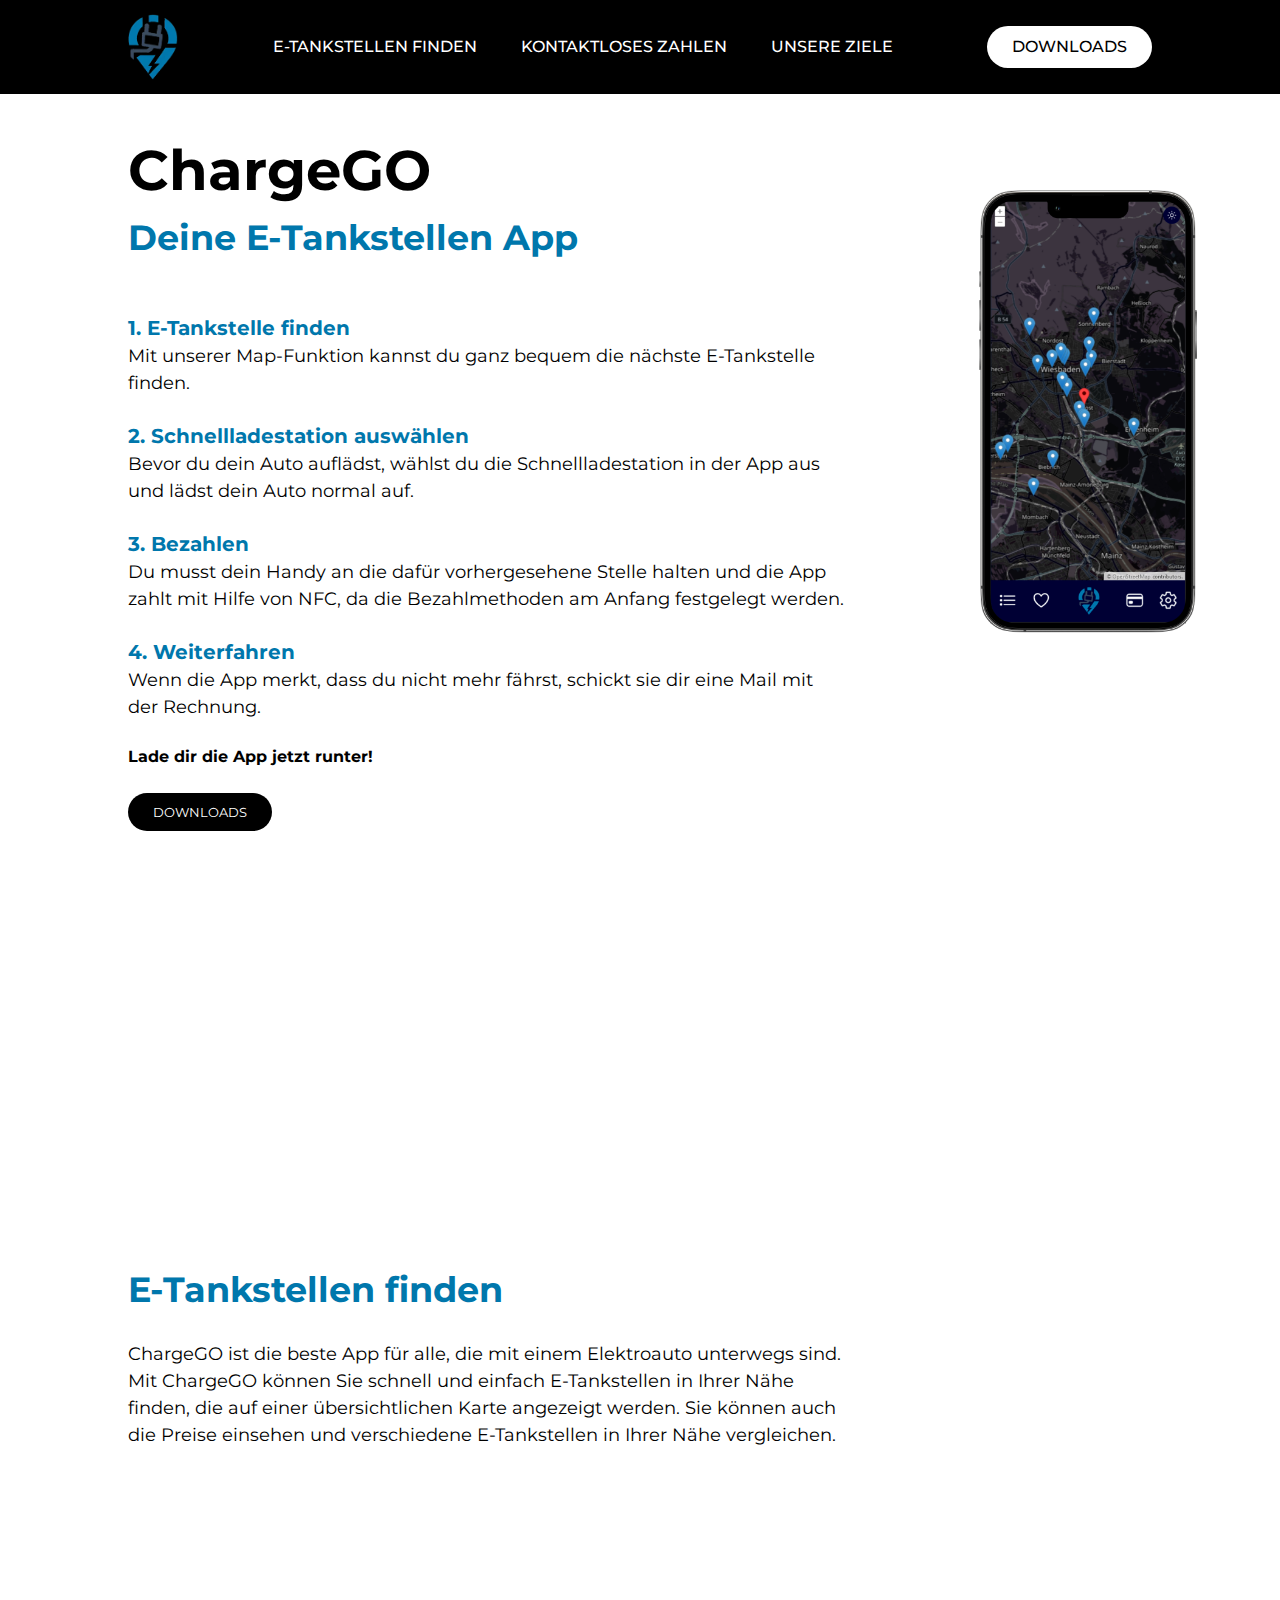
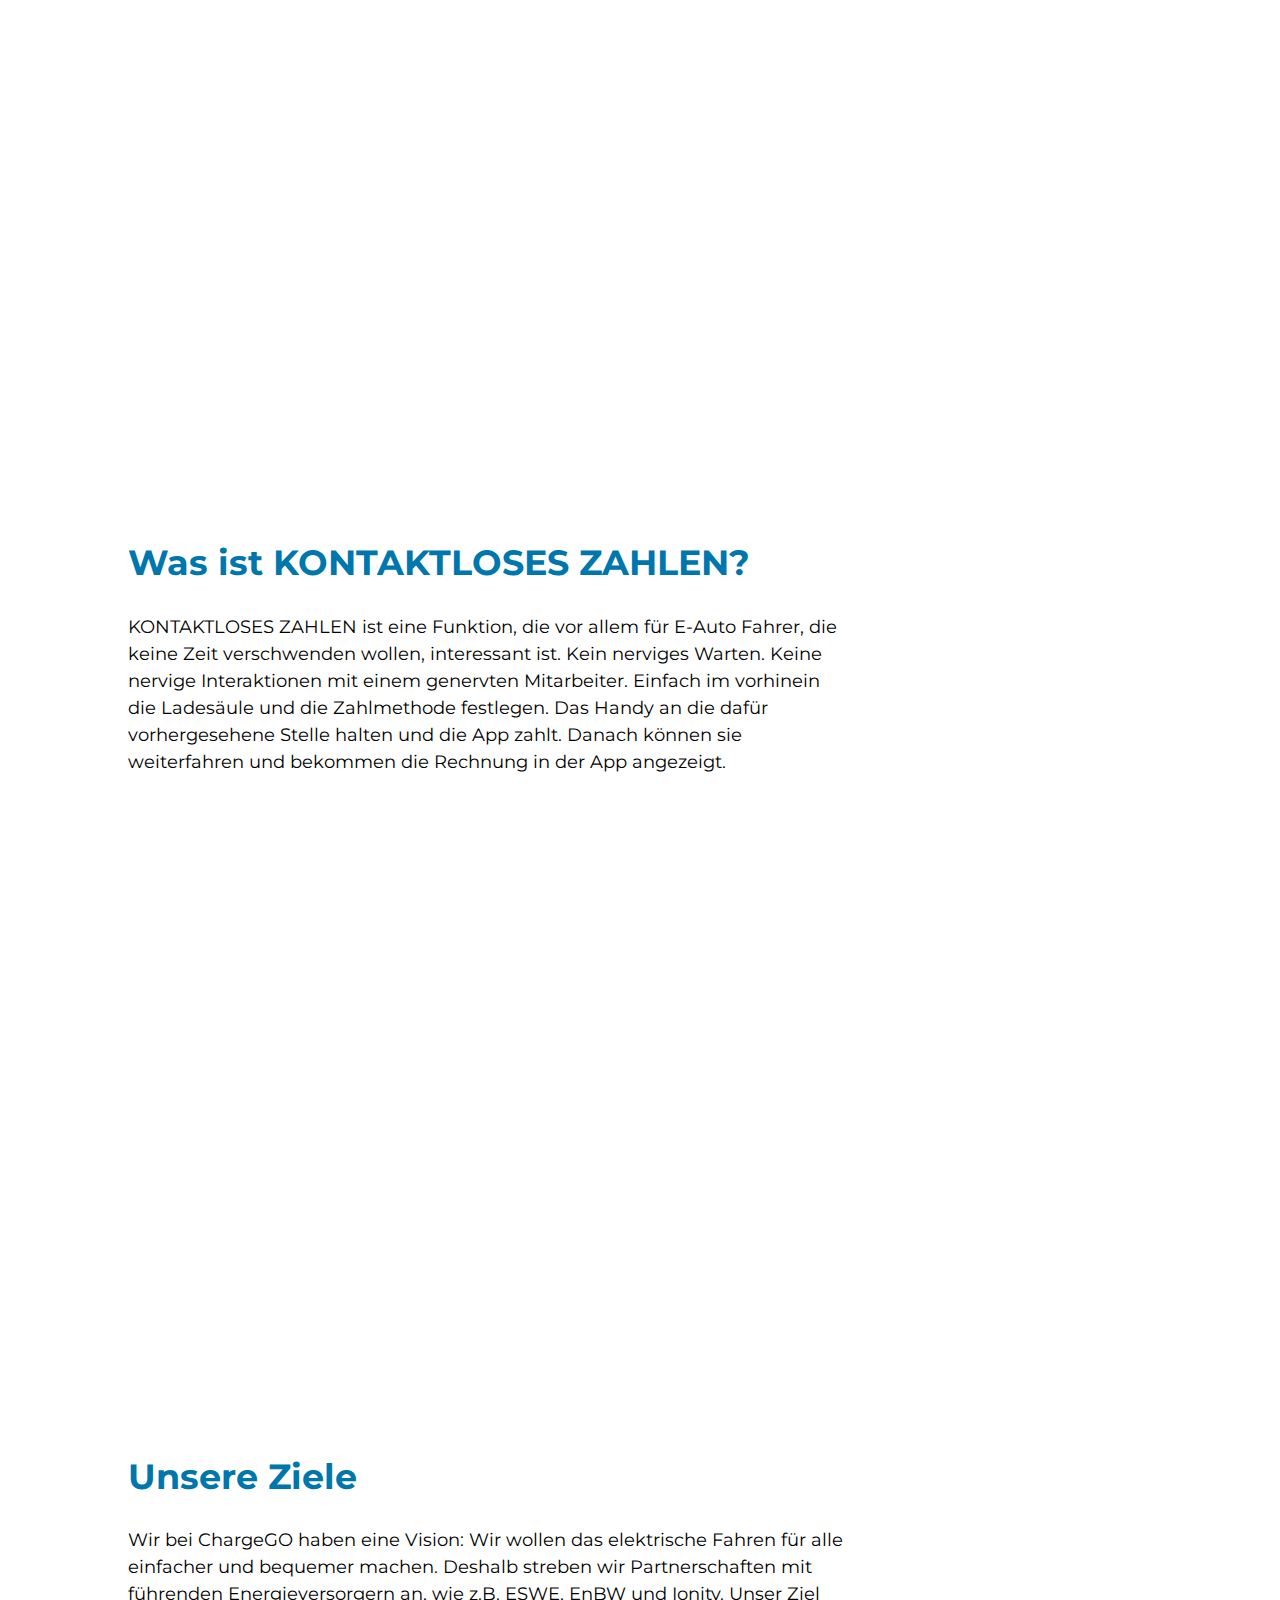
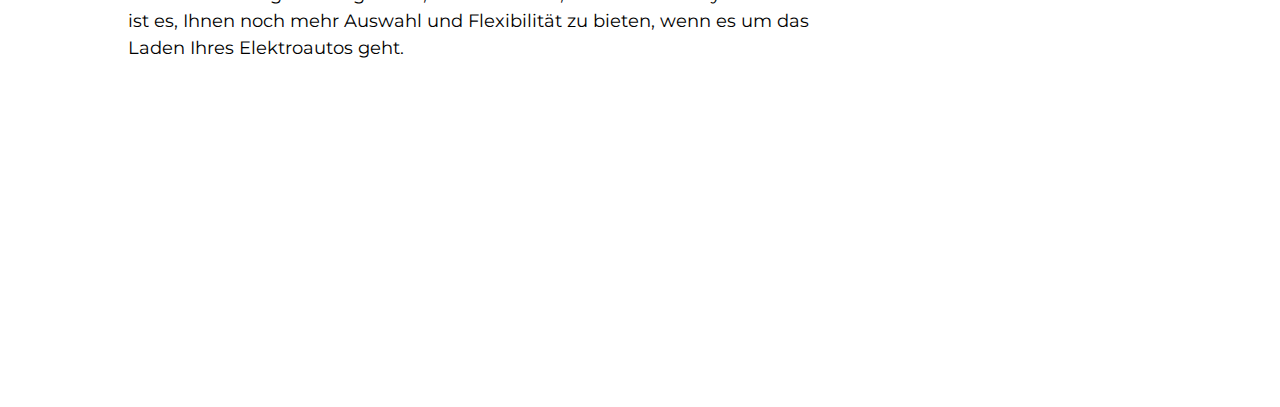
<file: index.html>
<html lang="en">
  <head>
    <meta charset="UTF-8" />
    <meta http-equiv="X-UA-Compatible" content="IE=edge" />
    <meta name="viewport" content="width=device-width, initial-scale=1.0" />
    <title>ChargeGO</title>
    <link rel="shortcut icon" href="img/favicon.ico" type="image/x-icon" />
    <link rel="stylesheet" href="style.css" />
  </head>

  <body>
    <header>
      <a href="#start">
        <img class="logo" src="./img/logo.png" alt="CHARGESPOT" />
      </a>
      <nav>
        <ul class="navLinks">
          <li><a href="#e-tanke">E-TANKSTELLEN FINDEN</a></li>
          <li><a href="#payment">KONTAKTLOSES ZAHLEN</a></li>
          <li><a href="#about-us">UNSERE ZIELE</a></li>
        </ul>
      </nav>
      <a class="cta" href="download.html"><button>DOWNLOADS</button></a>
    </header>

    <div id="start">
      <section class="home">
        <div class="home-content">
          <div id="idk"><br><br></div>
          <h1>ChargeGO</h1>
          <h2>Deine E-Tankstellen App</h2>
          <br />
          <br />
          <h3>1. E-Tankstelle finden</h3>
          <p>
            Mit unserer Map-Funktion kannst du ganz bequem die nächste
            E-Tankstelle finden.
          </p>
          <br />
          <h3>2. Schnellladestation auswählen</h3>
          <p>
            Bevor du dein Auto auflädst, wählst du die Schnellladestation in der
            App aus und lädst dein Auto normal auf.
          </p>
          <br />
          <h3>3. Bezahlen</h3>
          <p>
            Du musst dein Handy an die dafür vorhergesehene Stelle halten und
            die App zahlt mit Hilfe von NFC, da die Bezahlmethoden am Anfang
            festgelegt werden.
          </p>
          <br />
          <h3>4. Weiterfahren</h3>
          <p>
            Wenn die App merkt, dass du nicht mehr fährst, schickt sie dir eine
            Mail mit der Rechnung.
          </p>
          <br />
          <h4>Lade dir die App jetzt runter!</h4>
          <br />
          <div class="btn-box">
            <button><a href="download.html">DOWNLOADS</a></button>
          </div>
        </div>
        <div class="phone-container">
          <img
            src="./img/image_iphone13promaxgraphite_portrait.png"
            alt="App"
          />
        </div>
        <div id="phone-container2">
          <img
            src="./img/image_iphone13promaxgraphite_portrait.png"
            alt="App"
          />
        </div>
      </section>
    </div>

    <div id="e-tanke">
      <section class="finder">
        <div class="home-content">
          <h2>E-Tankstellen finden</h2>
          <br />
          <p>
            ChargeGO ist die beste App für alle, die mit einem Elektroauto
            unterwegs sind. Mit ChargeGO können Sie schnell und einfach
            E-Tankstellen in Ihrer Nähe finden, die auf einer übersichtlichen
            Karte angezeigt werden. Sie können auch die Preise einsehen und
            verschiedene E-Tankstellen in Ihrer Nähe vergleichen.
          </p>
        </div>
      </section>
    </div>

    <div id="payment">
      <section class="connected-fueling">
        <div class="home-content">
          <h2>Was ist KONTAKTLOSES ZAHLEN?</h2>
          <br />
          <p>
            KONTAKTLOSES ZAHLEN ist eine Funktion, die vor allem für E-Auto
            Fahrer, die keine Zeit verschwenden wollen, interessant ist. Kein
            nerviges Warten. Keine nervige Interaktionen mit einem genervten
            Mitarbeiter. Einfach im vorhinein die Ladesäule und die Zahlmethode
            festlegen. Das Handy an die dafür vorhergesehene Stelle halten und
            die App zahlt. Danach können sie weiterfahren und bekommen die
            Rechnung in der App angezeigt.
          </p>
        </div>
      </section>
    </div>
    <div id="about-us">
      <section class="über-uns">
        <div class="home-content">
          <h2>Unsere Ziele</h2>
          <br />
          <p>
            Wir bei ChargeGO haben eine Vision: Wir wollen das elektrische
            Fahren für alle einfacher und bequemer machen. Deshalb streben wir
            Partnerschaften mit führenden Energieversorgern an, wie z.B. ESWE,
            EnBW und Ionity. Unser Ziel ist es, Ihnen noch mehr Auswahl und
            Flexibilität zu bieten, wenn es um das Laden Ihres Elektroautos
            geht.
          </p>
        </div>
      </section>
    </div>
  </body>
</html>
</file>
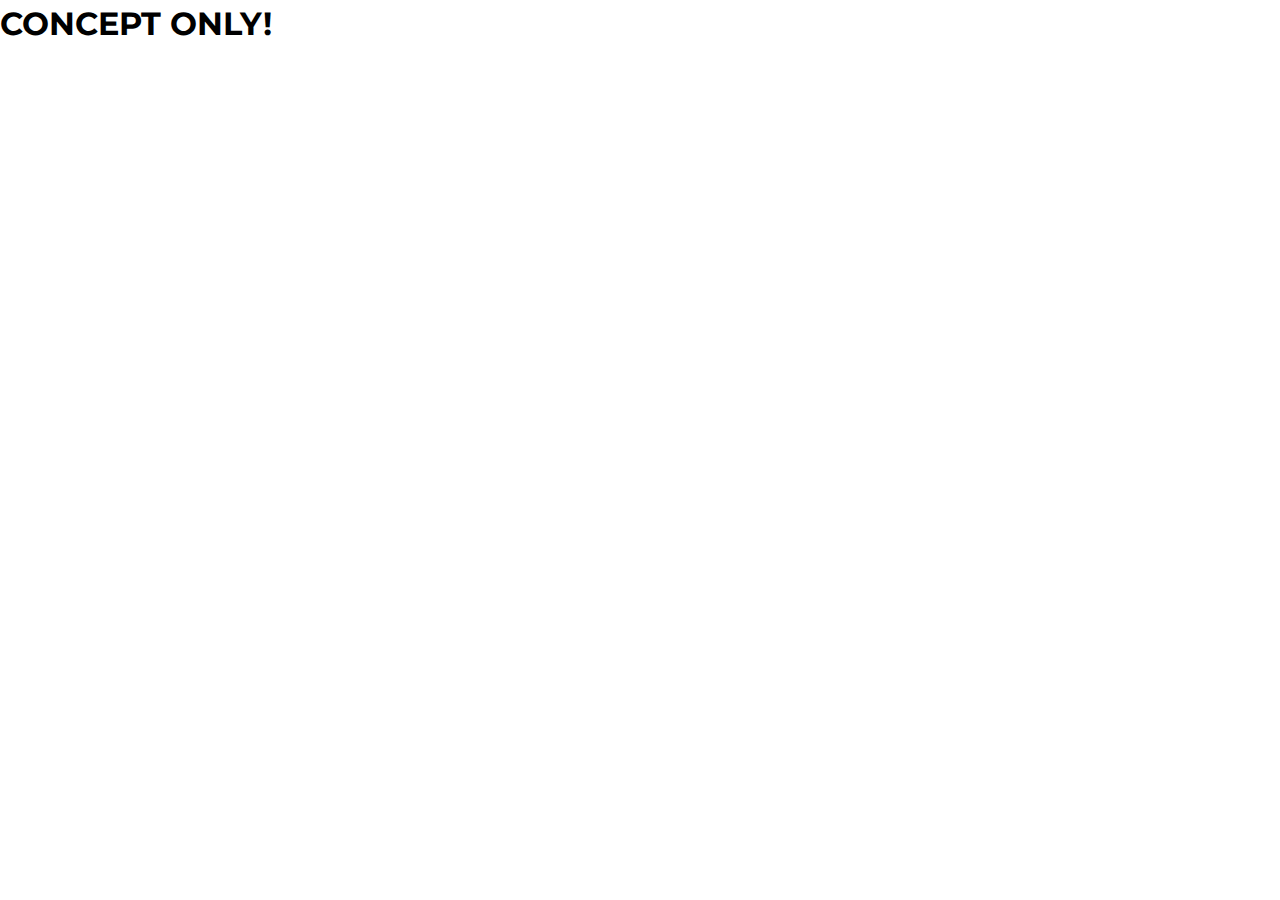
<file: download.html>
<html lang="en">
<head>
    <meta charset="UTF-8">
    <meta http-equiv="X-UA-Compatible" content="IE=edge">
    <meta name="viewport" content="width=device-width, initial-scale=1.0">
    <title>Coming Soon...</title>
    <link rel="stylesheet" href="style.css">
</head>
<body>
    <h1>CONCEPT ONLY!</h1>
</body>
</html>
</file>
<file: style.css>
@import url("https://fonts.googleapis.com/css2?family=Montserrat:wght@500&family=Roboto:ital,wght@0,100;0,300;0,400;0,700;0,900;1,100;1,300;1,400;1,500;1,700;1,900&display=swap");

* {
  background-color: white;
  box-sizing: border-box;
  margin: 0;
  padding: 0;
  font-family: "Montserrat", sans-serif;
  line-height: 150%;
}

html {
  scroll-behavior: smooth;
}

p {
  font-size: 18px;
}

header li,
header a,
header button {
  font-weight: 500;
  font-size: 16px;
  color: white;
  text-decoration: none;
  background-color: black;
}

header li {
  padding-right: 70%;
}

header {
  display: flex;
  justify-content: space-between;
  align-items: center;
  padding: 1.1% 10%;
  background-color: black;
  width: 100%;
  position: fixed;
}

header .logo {
  cursor: pointer;
  background-color: black;
  width: 50px;
}

header .navLinks {
  list-style: none;
  background-color: black;
}

header .navLinks li {
  display: inline-block;
  padding: 0px 20px;
}

header .navLinks li a {
  transition: all 0.3s ease 0s;
}

header .navLinks li a:hover {
  color: lightgrey;
}

header button {
  padding: 9px 25px;
  background-color: white;
  border: none;
  border-radius: 40px;
  cursor: pointer;
  transition: all 0.3s ease 0s;
  color: black;
}

header button:hover {
  background-color: lightgray;
}

.home {
  display: flex;
  justify-content: space-between;
  align-items: center;
  padding: 10% 10% 5% 10%;
  min-height: 400px;
}

.phone-container img {
  width: 20%;
  height: auto;
  position: fixed;
  top: 170;
  right: 5%;
}

.home-content {
  max-width: 70%;
}

.home-content h1 {
  font-size: 56px;
  font-weight: 700;
}

.home-content h2 {
  font-size: 35px;
  font-weight: 700;
  color: #0077ac;
}

.home-content h3 {
  font-size: 20px;
  font-weight: 700;
  color: #0077ac;
}

.home-content p {
  font-size: 18px;
}

.home-content .btn-box {
  width: 345px;
  height: 50px;
}

.btn-box button {
  padding: 9px 25px;
  background-color: black;
  border: none;
  border-radius: 40px;
  cursor: pointer;
  transition: all 0.3s ease 0s;
  color: white;
}

.btn-box button:hover {
  background-color: rgb(46, 46, 46);
}

.btn-box button a {
  text-decoration: none;
  color: white;
  background-color: black;
}

.btn-box button a:hover {
  background-color: rgb(46, 46, 46);
}

.finder{
  height: 100%;
  display: flex;
  justify-content: space-between;
  align-items: center;
  padding: 0 10%;
}

.connected-fueling {
  height: 100%;
  display: flex;
  justify-content: space-between;
  align-items: center;
  padding: 0 10%;
}

.über-uns {
  height: 100%;
  display: flex;
  justify-content: space-between;
  align-items: center;
  padding: 0 10%;
}

@media (max-width: 700px) {
  header .navLinks {
    display: none;
  }

  .home {
    display: inline-block;
    justify-content: center;
    width: 100%;
    justify-content:space-around;
    
  }

  .home-content {
    max-width: 100%;
  }
  .phone-container img {
    display: none;
    width: 0;
    margin: 0;
  }

  #phone-container2 img{
    padding-top: 20%;
    width: 100%;
  }
}

@media (min-width: 700px) {
  #idk {
    display: none;
  }

  #phone-container2{
    display: none;
  }
}
</file>
